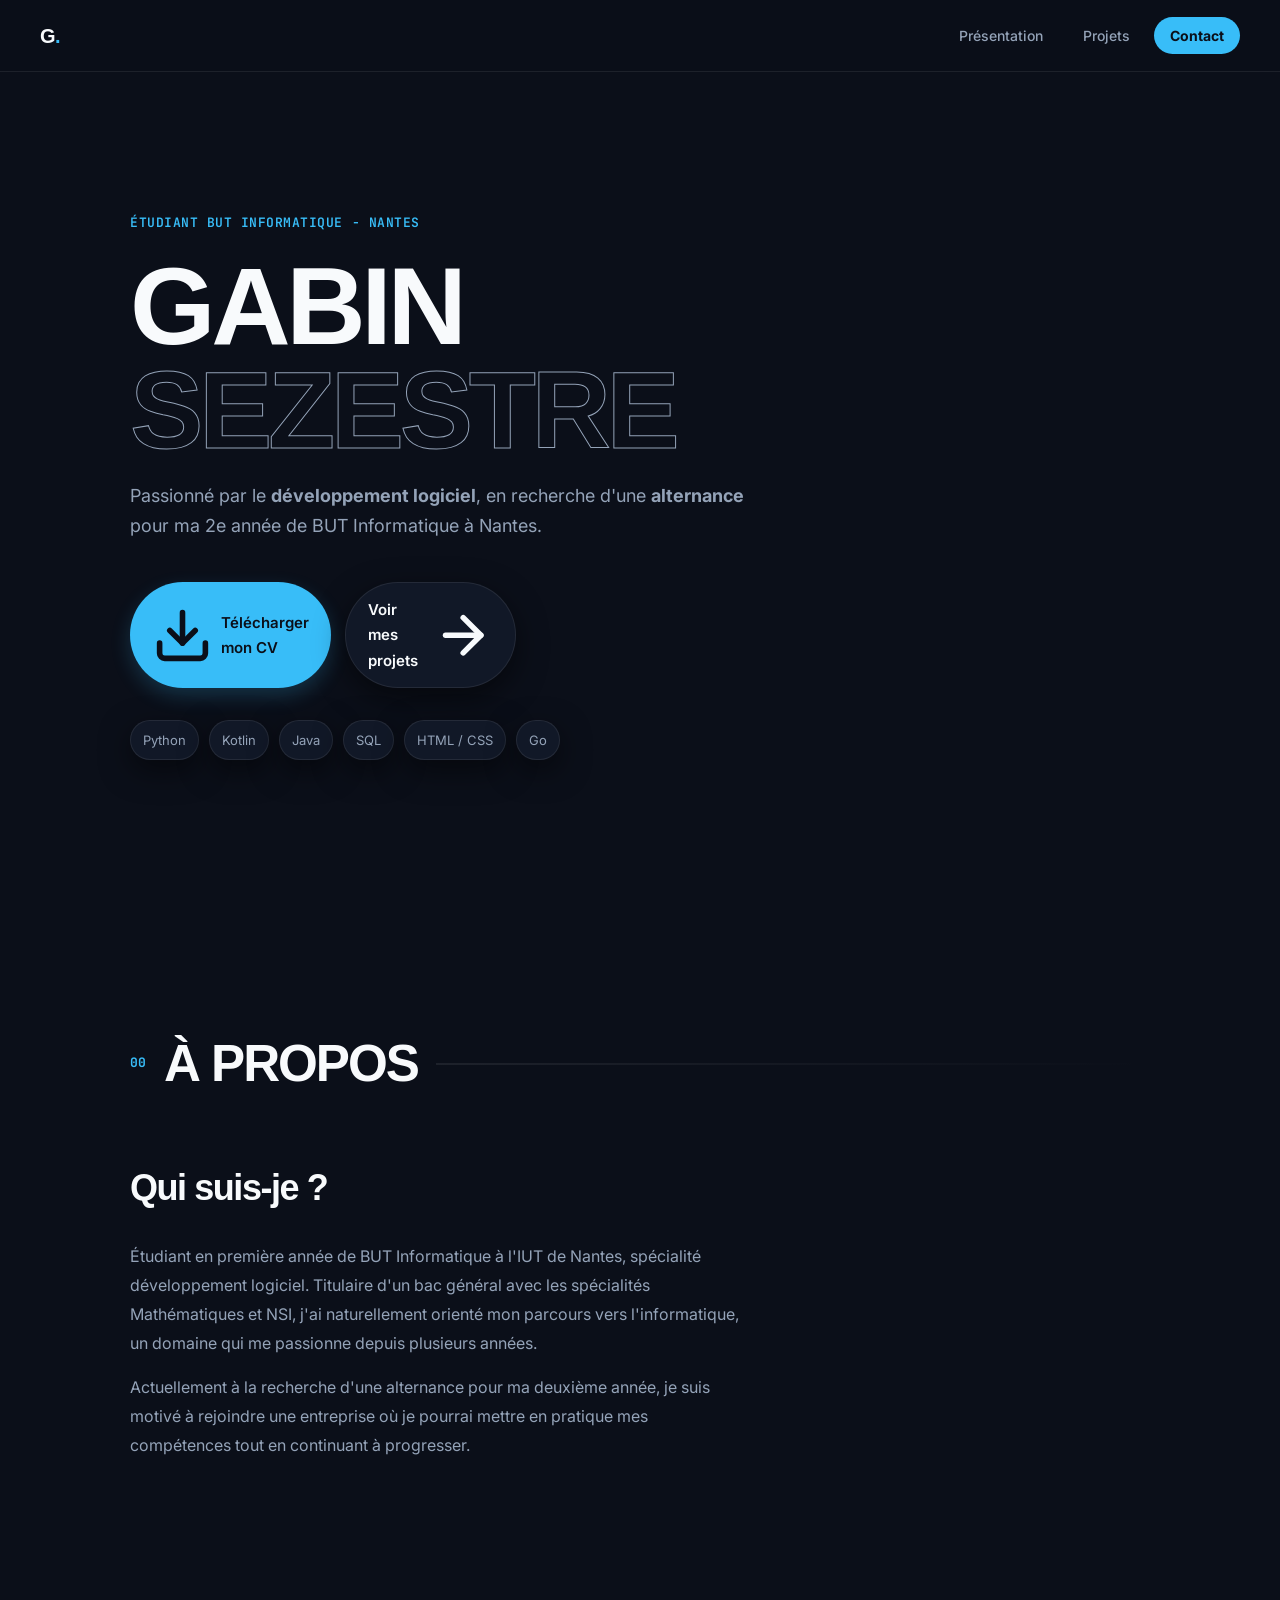
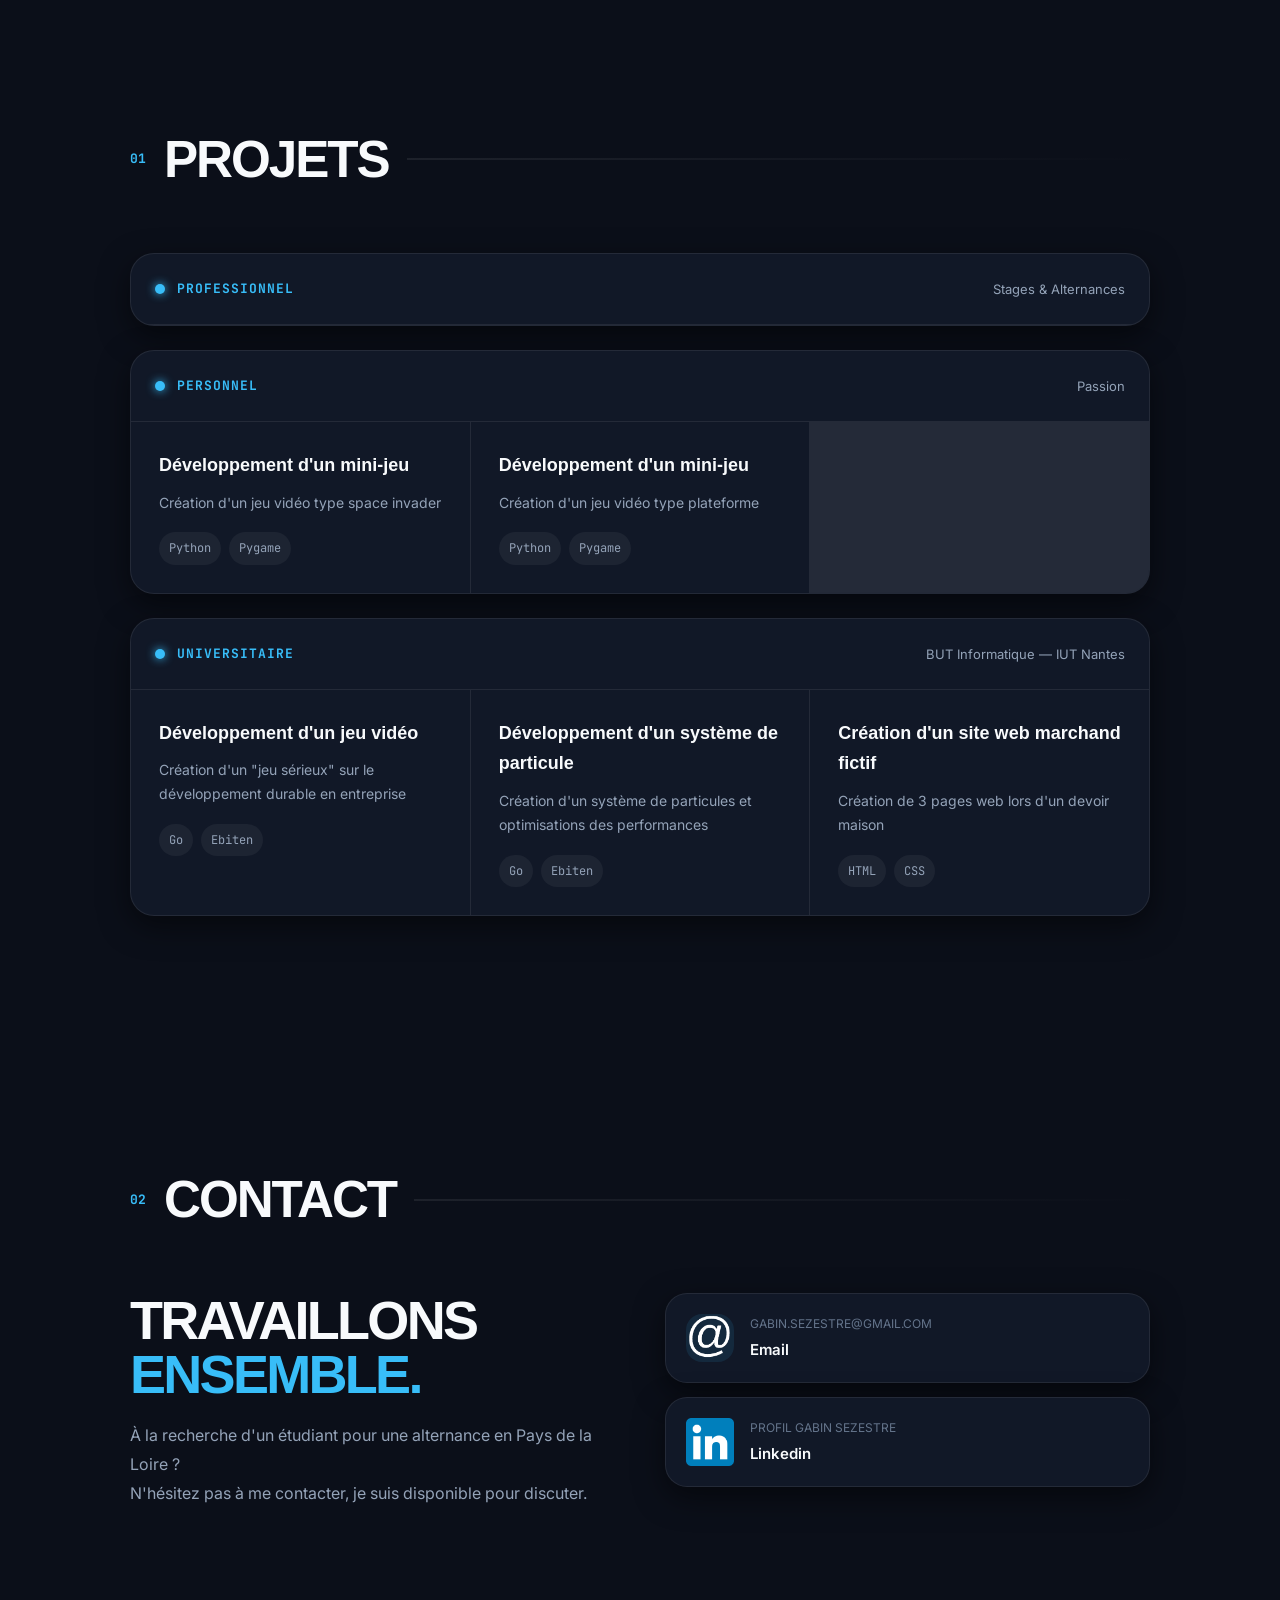
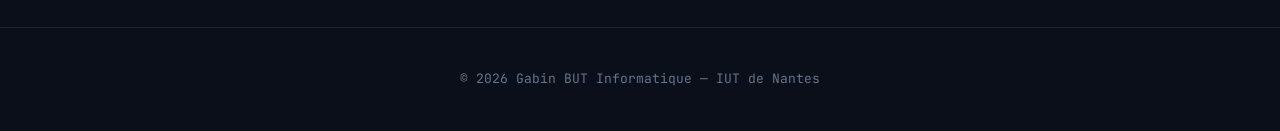
<file: accueil.html>
<!DOCTYPE html>
<html lang="fr">
<head>
  <meta charset="UTF-8" />
  <meta name="viewport" content="width=device-width, initial-scale=1.0" />
  <title>Gabin - Portfolio</title>
  <link rel="preconnect" href="https://fonts.googleapis.com" />
  <link rel="preconnect" href="https://fonts.gstatic.com" crossorigin />
  <link href="https://fonts.googleapis.com/css2?family=Syne:wght@400;500;600;700;800&family=DM+Mono:ital,wght@0,300;0,400;1,300&display=swap" rel="stylesheet" />
  <link rel="stylesheet" type="text/css" href="style.css">
</head>
<body>

  <!-- NAV -->
  <nav>
    <a href="#hero" class="nav-logo">G<span>.</span></a>
    <ul class="nav-links">
      <li><a href="#about">Présentation</a></li>
      <li><a href="#projets">Projets</a></li>
      <li><a href="#contact" class="cta">Contact</a></li>
    </ul>
  </nav>
  <!-- HERO -->
  <section id="hero">
    <div class="hero-eyebrow">Étudiant BUT Informatique - Nantes</div>
    <h1 class="hero-name">
      <div>Gabin</div>
      <div class="line2">Sezestre</div>
    </h1>
    <p class="hero-title">
      Passionné par le <strong>développement logiciel</strong>, en recherche d'une
      <strong>alternance</strong> pour ma 2e année de BUT Informatique à Nantes.
    </p>
    <div class="hero-actions">
      <a href="assets/doc/cv.pdf" download target="_blank" class="btn btn-primary">
        <svg viewBox="0 0 24 24" fill="none" stroke="currentColor" stroke-width="2.2" stroke-linecap="round" stroke-linejoin="round">
          <path d="M21 15v4a2 2 0 0 1-2 2H5a2 2 0 0 1-2-2v-4"/><polyline points="7 10 12 15 17 10"/><line x1="12" y1="15" x2="12" y2="3"/>
        </svg>
        Télécharger mon CV
      </a>
      <a href="#projets" class="btn btn-outline">
        Voir mes projets
        <svg viewBox="0 0 24 24" fill="none" stroke="currentColor" stroke-width="2.2" stroke-linecap="round" stroke-linejoin="round">
          <line x1="5" y1="12" x2="19" y2="12"/><polyline points="12 5 19 12 12 19"/>
        </svg>
      </a>
    </div>
    <div class="tags">
      <span class="tag">Python</span>
      <span class="tag">Kotlin</span>
      <span class="tag">Java</span>
      <span class="tag">SQL</span>
      <span class="tag">HTML / CSS</span>
      <span class="tag">Go</span>
    </div>
    </section>
    <div class="divider"></div>
        <section id="about">
      <div class="section-header">
        <span class="section-num">00</span>
        <h2 class="section-title">À propos</h2>
        <div class="section-line"></div>
      </div>

      <div class="about-grid">
        <div class="about-text">
          <h3>Qui suis-je ?</h3>
          <p>
            Étudiant en première année de BUT Informatique à l'IUT de Nantes, spécialité développement logiciel. 
            Titulaire d'un bac général avec les spécialités Mathématiques et NSI, j'ai naturellement orienté 
            mon parcours vers l'informatique, un domaine qui me passionne depuis plusieurs années.
          </p>
          <p>
            Actuellement à la recherche d'une alternance pour ma deuxième année, je suis motivé à rejoindre 
            une entreprise où je pourrai mettre en pratique mes compétences tout en continuant à progresser.
          </p>
        </div>
      </div>
    </section>
  
  <!-- PROJETS -->
  <section id="projets">
    <div class="section-header">
      <span class="section-num">01</span>
      <h2 class="section-title">Projets</h2>
      <div class="section-line"></div>
    </div>

    <div class="projets-grid">

      <!-- Professionnel -->
      <div class="projet-category">
        <div class="projet-cat-header">
          <div class="cat-dot pro"></div>
          <span class="cat-label pro">Professionnel</span>
          <span class="cat-desc">Stages & Alternances</span>
        </div>
        <div class="projets-cards">
        </div>
      </div>

      <!-- Personnel -->
      <div class="projet-category">
        <div class="projet-cat-header">
          <div class="cat-dot perso"></div>
          <span class="cat-label perso">Personnel</span>
          <span class="cat-desc">Passion</span>
        </div>
        <div class="projets-cards">
          <div class="projet-card">
            <a href="sea_raiders.html" style="text-decoration: none; color: inherit;">
            <div class="projet-card-title">Développement d'un mini-jeu</div>
            <div class="projet-card-desc">Création d'un jeu vidéo type space invader</div>
            <div class="projet-card-stack">
              <span class="stack-tag">Python</span>
              <span class="stack-tag">Pygame</span>
            </div>
          </a>
          </div>
          <div class="projet-card">
            <a href="plateforme.html" style="text-decoration: none; color: inherit;">
            <div class="projet-card-title">Développement d'un mini-jeu</div>
            <div class="projet-card-desc">Création d'un jeu vidéo type plateforme</div>
            <div class="projet-card-stack">
              <span class="stack-tag">Python</span>
              <span class="stack-tag">Pygame</span>
            </div>
          </a>
          </div>
        </div>
      </div>

      <!-- Universitaire -->
      <div class="projet-category">
        <div class="projet-cat-header">
          <div class="cat-dot uni"></div>
          <span class="cat-label uni">Universitaire</span>
          <span class="cat-desc">BUT Informatique — IUT Nantes</span>
        </div>
        <div class="projets-cards">
          <div class="projet-card">
            <a href="ceo_survival.html" style="text-decoration: none; color: inherit;">
            <div class="projet-card-title">Développement d'un jeu vidéo</div>
            <div class="projet-card-desc">Création d'un "jeu sérieux" sur le développement durable en entreprise</div>
            <div class="projet-card-stack">
              <span class="stack-tag">Go</span>
              <span class="stack-tag">Ebiten</span>
            </div>
          </a>
          </div>
          <div class="projet-card">
            <a href="particule.html" style="text-decoration: none; color: inherit;">
            <div class="projet-card-title">Développement d'un système de particule</div>
            <div class="projet-card-desc">Création d'un système de particules et optimisations des performances</div>
            <div class="projet-card-stack">
              <span class="stack-tag">Go</span>
              <span class="stack-tag">Ebiten</span>
            </div>
          </a>
          </div>
          <div class="projet-card">
            <a href="https://gabgube.github.io/brake.github.io/" target="_blank" style="text-decoration: none; color: inherit;">
            <div class="projet-card-title">Création d'un site web marchand fictif</div>
            <div class="projet-card-desc">Création de 3 pages web lors d'un devoir maison</div>
            <div class="projet-card-stack">
              <span class="stack-tag">HTML</span>
              <span class="stack-tag">CSS</span>
            </div>
          </a>
          </div>
        </div>
      </div>

    </div>
  </section>

  <div class="divider"></div>

  <!-- CONTACT -->
  <section id="contact">
    <div class="section-header">
      <span class="section-num">02</span>
      <h2 class="section-title">Contact</h2>
      <div class="section-line"></div>
    </div>

    <div class="contact-grid">
      <div>
        <div class="contact-intro">
          Travaillons<br/><span>ensemble.</span>
        </div>
        <p class="contact-sub">
           À la recherche d'un étudiant pour une alternance en Pays de la Loire ?
        </p>
        <p class="contact-sub">
          N'hésitez pas à me contacter, je suis disponible pour discuter.
        </p>
      </div>

      <div class="contact-links">
        <a href="https://mail.google.com/mail/u/0/?fs=1&to=gabin.sezestre@gmail.com&tf=cm" class="contact-link" target="_blank" >
          <div class="contact-link-icon mail">
            <img src="assets/img/arobase.png" alt="mail"
                 style="width:100%; height:100%; object-fit:contain;" />
          </div>

          <div class="contact-link-text">
            <div class="contact-link-label" id="email">
              gabin.sezestre@gmail.com
            </div>

            <div class="contact-link-value">
              Email
            </div>
          </div>
        <div id="message-copie" class="message-copie">
          Adresse copiée !
        </div>
        </a>

        <a href="https://www.linkedin.com/in/gabin-sezestre-5697b3284/" target="_blank" class="contact-link">
          <div class="contact-link-icon mail">
            <img src="assets/img/linkedin.png" alt="mail" style="width:100%; height:100%; object-fit:contain;" />
          </div>
          <div class="contact-link-text">
            <div class="contact-link-label">Profil Gabin Sezestre</div>
            <div class="contact-link-value">Linkedin</div>
          </div>
          <div class="contact-link-arrow">
            <svg viewBox="0 0 24 24" fill="none" stroke="currentColor" stroke-width="1.8" stroke-linecap="round" stroke-linejoin="round">
              <line x1="7" y1="17" x2="17" y2="7"/><polyline points="7 7 17 7 17 17"/>
            </svg>
          </div>
        </a>
      </div>
    </div>
  </section>

  <!-- FOOTER -->
  <footer>
    <span>© 2026 Gabin</span>
    <span>BUT Informatique — IUT de Nantes</span>
  </footer>

</body>
</html>
</file>
<file: style.css>
@import url('https://api.fontshare.com/v2/css?f[]=cabinet-grotesk@800,900,700&display=swap');
@import url('https://fonts.googleapis.com/css2?family=Inter:wght@400;500;600&family=JetBrains+Mono:wght@500&display=swap');

/* ==========================================================================
   CODE COULEUR PRECIS (3 COULEURS MAX)
   1. FOND : #0b0f19 (Obsidienne)
   2. TEXTE : #f8fafc (Blanc Acier)
   3. ACCENT : #38bdf8 (Cyan Electrique)
   ========================================================================== */

:root {
  /* 1. Couleur de Fond */
  --bg: #0b0f19;
  --bg2: #111827;
  --bg3: #1f2937;

  /* 2. Couleur de Texte & Structure */
  --text: #f8fafc;
  --text-muted: #94a3b8;
  --text-dim: #64748b;

  --border: rgba(248, 250, 252, 0.08);
  --border-hover: rgba(248, 250, 252, 0.2);

  /* 3. Couleur d'Accent */
  --accent: #38bdf8;
  --accent-soft: rgba(56, 189, 248, 0.1);

  /* Thématiques Projets alignées sur l'accent */
  --pro: var(--accent);
  --perso: var(--accent);
  --uni: var(--accent);

  --shadow: 0 10px 30px rgba(0,0,0,0.5);
  --radius: 24px;

  /* Typographie */
  --font-title: 'Cabinet Grotesk', sans-serif;
  --font-body: 'Inter', sans-serif;
  --font-mono: 'JetBrains Mono', monospace;
}

/* RESET */

*, *::before, *::after {
  box-sizing: border-box;
  margin: 0;
  padding: 0;
}

html {
  scroll-behavior: smooth;
}

body {
  background: var(--bg);
  color: var(--text);
  font-family: var(--font-body);
  font-size: 16px;
  line-height: 1.7;
  min-height: 100vh;
  overflow-x: hidden;
  -webkit-font-smoothing: antialiased;
}

/* NAV */

nav {
  position: sticky;
  top: 0;
  z-index: 100;

  display: flex;
  align-items: center;
  justify-content: space-between;

  height: 72px;
  padding: 0 40px;

  background: rgba(11, 15, 25, 0.85);
  backdrop-filter: blur(12px);

  border-bottom: 1px solid var(--border);
}

.nav-logo {
  font-family: var(--font-title);
  font-size: 20px;
  font-weight: 800;
  color: var(--text);
  text-decoration: none;
  letter-spacing: -0.03em;
}

.nav-logo span {
  color: var(--accent);
}

.nav-links {
  display: flex;
  gap: 8px;
  list-style: none;
}

.nav-links a {
  text-decoration: none;
  color: var(--text-muted);
  font-size: 14px;
  font-weight: 500;
  padding: 10px 16px;
  border-radius: 999px;
  transition: 0.2s;
}

.nav-links a:hover {
  background: rgba(248, 250, 252, 0.05);
  color: var(--text);
}

.nav-links a.cta {
  background: var(--accent);
  color: var(--bg);
  font-weight: 700;
}

/* SECTION */

section {
  position: relative;
  z-index: 1;
  max-width: 1100px;
  margin: 0 auto;
  padding: 120px 40px;
}

/* HERO */

#hero {
  min-height: calc(100vh - 72px);
  display: flex;
  flex-direction: column;
  justify-content: center;
}

.hero-eyebrow {
  font-family: var(--font-mono);
  font-size: 13px;
  color: var(--accent);
  margin-bottom: 20px;
  font-weight: 600;
  letter-spacing: 0.04em;
  text-transform: uppercase;
}

.hero-name {
  font-family: var(--font-title);
  font-size: clamp(60px, 10vw, 110px);
  line-height: 0.95;
  font-weight: 900;
  letter-spacing: -0.04em;
  margin-bottom: 18px;
  text-transform: uppercase;
}

.hero-name .line2 {
  color: transparent;
  -webkit-text-stroke: 1px var(--text-muted);
}

.hero-title {
  max-width: 620px;
  font-size: 18px;
  color: var(--text-muted);
  margin-bottom: 40px;
}

/* ABOUT */

.about-grid {
  display: grid;
  grid-template-columns: 1fr 340px;
  gap: 60px;
  align-items: center;
}

.about-text h3 {
  font-family: var(--font-title);
  font-size: clamp(24px, 3vw, 36px);
  font-weight: 800;
  letter-spacing: -0.04em;
  margin-bottom: 24px;
}

.about-text p {
  color: var(--text-muted);
  font-size: 16px;
  line-height: 1.8;
  margin-bottom: 16px;
}

.about-photo img {
  width: 100%;
  border-radius: var(--radius);
  object-fit: cover;
  box-shadow: var(--shadow);
  border: 1px solid var(--border);
  filter: grayscale(100%);
  transition: 0.25s;
}

.about-photo img:hover {
  filter: grayscale(0%);
  border-color: var(--accent);
}

@media (max-width: 700px) {
  .about-grid {
    grid-template-columns: 1fr;
  }

  .about-photo {
    order: -1;
  }
}

/* BUTTONS */

.hero-actions {
  display: flex;
  gap: 14px;
  margin-bottom: 32px;
  flex-wrap: wrap;
}

.btn {
  display: inline-flex;
  align-items: center;
  gap: 8px;
  min-width: 150px;
  justify-content: center;
  padding: 14px 22px;
  border-radius: 999px;
  text-decoration: none;
  font-size: 15px;
  font-weight: 600;
  transition: 0.2s;
  border: none;
  cursor: pointer;
}

.btn:hover {
  transform: translateY(-2px);
}

.btn-primary {
  background: var(--accent);
  color: var(--bg);
  box-shadow: 0 8px 20px rgba(56, 189, 248, 0.2);
}

.btn-outline {
  background: var(--bg2);
  color: var(--text);
  border: 1px solid var(--border);
  box-shadow: var(--shadow);
}

.btn-outline:hover {
  border-color: var(--accent);
  color: var(--accent);
}

/* TAGS */

.tags {
  display: flex;
  flex-wrap: wrap;
  gap: 10px;
}

.tag {
  background: var(--bg2);
  border: 1px solid var(--border);
  padding: 8px 12px;
  border-radius: 999px;
  font-size: 13px;
  color: var(--text-muted);
  box-shadow: var(--shadow);
  transition: 0.2s;
}

.tag:hover {
  border-color: var(--accent);
  color: var(--accent);
}

/* TITRES */

.section-header {
  display: flex;
  align-items: center;
  gap: 18px;
  margin-bottom: 50px;
}

.section-num {
  font-family: var(--font-mono);
  color: var(--accent);
  font-size: 13px;
  font-weight: 700;
}

.section-title {
  font-family: var(--font-title);
  font-size: clamp(32px, 4vw, 52px);
  font-weight: 800;
  letter-spacing: -0.04em;
  text-transform: uppercase;
}

.section-line {
  flex: 1;
  height: 2px;
  background: linear-gradient(to right, var(--border), transparent);
}

/* PROJETS */

.projets-grid {
  display: grid;
  gap: 24px;
}

.projet-category {
  background: var(--bg2);
  border: 1px solid var(--border);
  border-radius: var(--radius);
  overflow: hidden;
  box-shadow: var(--shadow);
}

.projet-cat-header {
  display: flex;
  align-items: center;
  gap: 12px;
  padding: 24px;
  border-bottom: 1px solid var(--border);
}

.cat-dot {
  width: 10px;
  height: 10px;
  border-radius: 50%;
  background: var(--accent);
  box-shadow: 0 0 10px var(--accent);
}

.cat-dot.pro, .cat-dot.perso, .cat-dot.uni {
  background: var(--accent);
}

.cat-label {
  font-family: var(--font-mono);
  font-size: 13px;
  font-weight: 700;
  color: var(--accent);
  text-transform: uppercase;
  letter-spacing: 0.08em;
}

.cat-desc {
  margin-left: auto;
  color: var(--text-muted);
  font-size: 13px;
}

/* CARDS */

.projets-cards {
  display: grid;
  grid-template-columns: repeat(auto-fill, minmax(260px, 1fr));
  gap: 1px;
  background: var(--border);
}

.projet-card {
  background: var(--bg2);
  padding: 28px;
  transition: 0.25s;
  text-decoration: none;
  color: inherit;
}

.projet-card:hover {
  background: var(--bg3);
  transform: translateY(-4px);
}

.projet-card-title {
  font-family: var(--font-title);
  font-size: 18px;
  font-weight: 800;
  margin-bottom: 10px;
}

.projet-card-desc {
  color: var(--text-muted);
  font-size: 14px;
  margin-bottom: 18px;
}

.projet-card-stack {
  display: flex;
  flex-wrap: wrap;
  gap: 8px;
}

.stack-tag {
  background: rgba(248, 250, 252, 0.05);
  color: var(--text-muted);
  font-family: var(--font-mono);
  font-size: 12px;
  padding: 6px 10px;
  border-radius: 999px;
}

/* CONTACT */

.contact-grid {
  display: grid;
  grid-template-columns: 1fr 1fr;
  gap: 50px;
}

.contact-intro {
  font-family: var(--font-title);
  font-size: clamp(32px, 5vw, 54px);
  font-weight: 900;
  line-height: 1;
  letter-spacing: -0.05em;
  margin-bottom: 20px;
  text-transform: uppercase;
}

.contact-intro span {
  color: var(--accent);
}

.contact-sub {
  color: var(--text-muted);
  font-size: 16px;
  line-height: 1.8;
}

.contact-links {
  display: flex;
  flex-direction: column;
  gap: 14px;
}

.contact-link {
  display: flex;
  align-items: center;
  gap: 16px;
  padding: 20px;
  border-radius: 22px;
  text-decoration: none;
  background: var(--bg2);
  border: 1px solid var(--border);
  color: var(--text);
  box-shadow: var(--shadow);
  transition: 0.25s;
}

.contact-link:hover {
  border-color: var(--accent);
  transform: translateX(6px);
}

.contact-link-icon {
  width: 48px;
  height: 48px;
  border-radius: 16px;
  display: flex;
  align-items: center;
  justify-content: center;
  background: var(--accent-soft);
  color: var(--accent);
}

.contact-link-icon.mail, .contact-link-icon.linkedin {
  background: var(--accent-soft);
  color: var(--accent);
}

.contact-link-label {
  font-family: var(--font-body);
  font-size: 12px;
  color: var(--text-dim);
  margin-bottom: 2px;
  text-transform: uppercase;
}

.contact-link-value {
  font-size: 15px;
  font-weight: 600;
}

/* FOOTER */

footer {
  padding: 40px;
  text-align: center;
  color: var(--text-dim);
  font-size: 13px;
  font-family: var(--font-mono);
  border-top: 1px solid var(--border);
}

/* RESPONSIVE */

@media (max-width: 700px) {
  nav {
    padding: 0 20px;
  }

  section {
    padding: 90px 20px;
  }

  .contact-grid {
    grid-template-columns: 1fr;
  }

  .hero-name {
    font-size: 72px;
  }
}

/* ==========================================================================
   STYLES DE PAGES DE PROJETS (MISE EN PAGE CONSERVÉE À L'IDENTIQUE)
   ========================================================================== */

.jeu-desc {
  display: flex;
  flex-direction: column;
  gap: 40px;
  max-width: 800px;
}

.jeu-block h3 {
  font-family: var(--font-title);
  font-size: 20px;
  font-weight: 800;
  letter-spacing: -0.03em;
  margin-bottom: 12px;
  color: var(--text);
}

.jeu-block p {
  color: var(--text-muted);
  font-size: 16px;
  line-height: 1.8;
}

/* IMAGES PARTICULES */

.particule-images {
  display: grid;
  grid-template-columns: 1fr 1fr;
  gap: 20px;
  margin-top: 24px;
}

.particule-images img {
  width: 100%;
  border-radius: 16px;
  box-shadow: 0 10px 30px rgba(0,0,0,0.4);
  border: 1px solid var(--border);
}

code {
  background: var(--bg3);
  padding: 2px 8px;
  border-radius: 6px;
  font-family: var(--font-mono);
  font-size: 14px;
  color: var(--accent);
  border: 1px solid var(--border);
}

.message-copie {
  position: fixed;
  bottom: 20px;
  right: 20px;
  background: var(--accent);
  color: var(--bg);
  padding: 12px 18px;
  border-radius: 10px;
  font-weight: 600;
  opacity: 0;
  transform: translateY(10px);
  transition: 0.3s;
  pointer-events: none;
}

.message-copie.show {
  opacity: 1;
  transform: translateY(0);
}

/* PROJET HERO */

.projet-hero {
  display: flex;
  flex-direction: column;
  justify-content: center;
  align-items: center;
  height: calc(100vh - 72px);
  gap: 24px;
}

.projet-hero-title {
  text-align: center;
}

.projet-hero-name {
  font-family: var(--font-title);
  font-size: clamp(40px, 7vw, 80px);
  font-weight: 900;
  text-transform: uppercase;
}

.projet-hero-img {
  max-width: 700px;
  width: 100%;
  border-radius: 24px;
  box-shadow: 0 20px 60px rgba(0,0,0,0.5);
  border: 1px solid var(--border);
}

.projet-tags-center {
  justify-content: center;
  margin-top: 24px;
}

.jeu-block-img {
  margin-top: 24px;
  max-width: 700px;
  width: 100%;
  border-radius: 16px;
  box-shadow: 0 10px 30px rgba(0,0,0,0.4);
  border: 1px solid var(--border);
}

/* LIGHTBOX */

.lightbox-trigger {
  cursor: zoom-in;
  transition: opacity 0.2s;
}

.lightbox-trigger:hover {
  opacity: 0.85;
}

#lightbox {
  display: none;
  position: fixed;
  inset: 0;
  z-index: 1000;
  background: rgba(11, 15, 25, 0.92);
  backdrop-filter: blur(6px);
  align-items: center;
  justify-content: center;
  padding: 40px;
}

#lightbox.active {
  display: flex;
}

#lightbox img {
  max-width: 90vw;
  max-height: 85vh;
  border-radius: 12px;
  box-shadow: 0 30px 80px rgba(0,0,0,0.8);
  object-fit: contain;
  border: 1px solid var(--border);
}

#lightbox-close {
  position: fixed;
  top: 20px;
  right: 28px;
  background: none;
  border: none;
  color: var(--text);
  font-size: 40px;
  cursor: pointer;
  line-height: 1;
  opacity: 0.8;
  transition: opacity 0.2s;
}

#lightbox-close:hover {
  opacity: 1;
  color: var(--accent);
}
</file>
